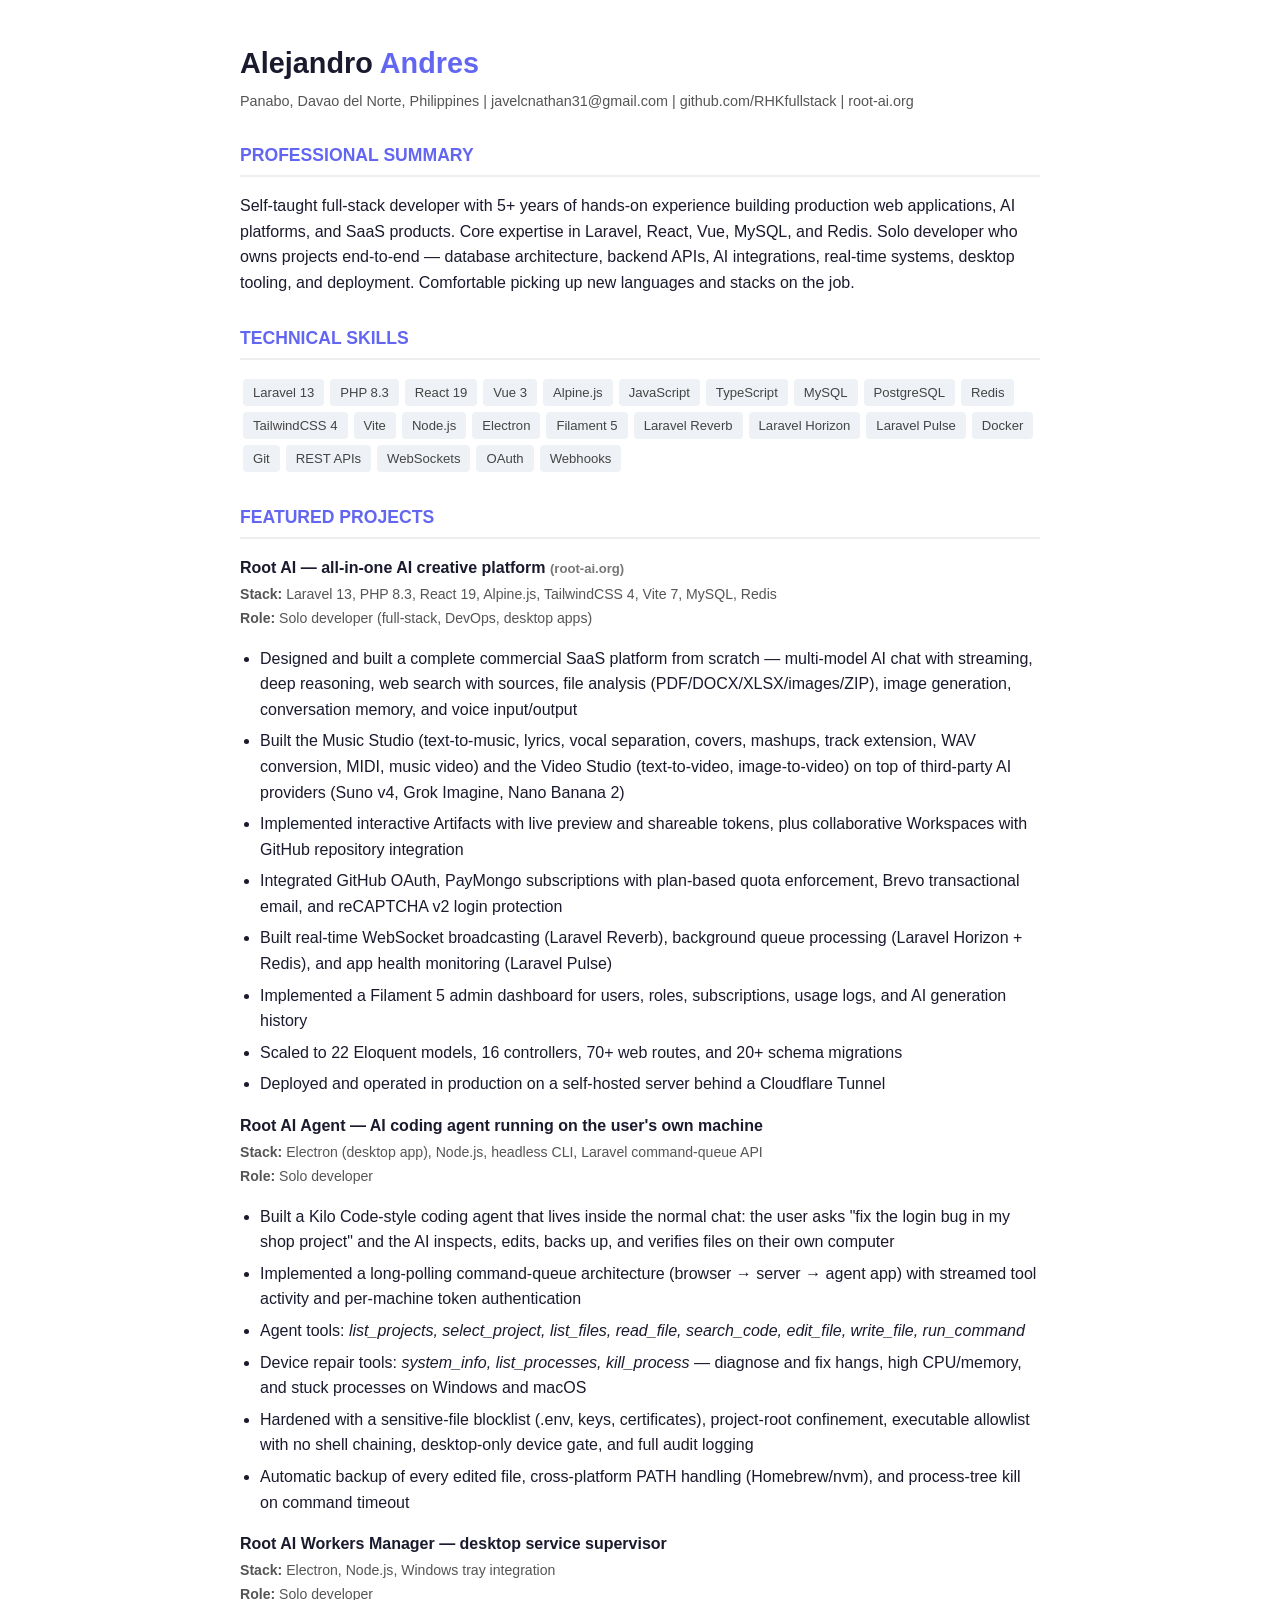
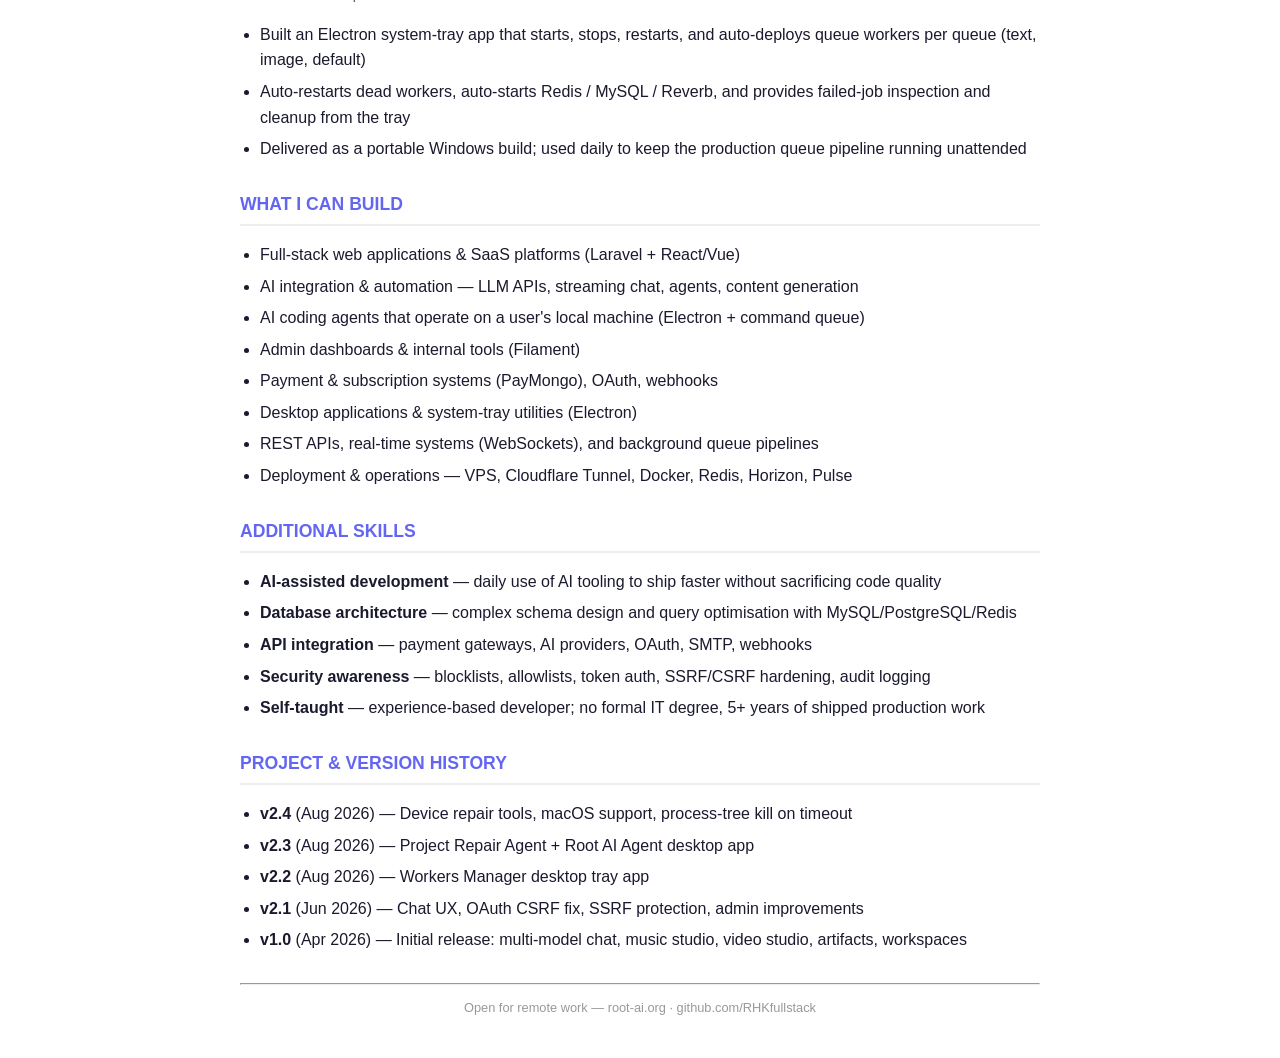
<file: cv.html>
<!DOCTYPE html>
<html lang="en">
<head>
<meta charset="UTF-8"/>
<meta name="viewport" content="width=device-width, initial-scale=1.0"/>
<title>Alejandro Andres — CV</title>
<style>
body{font-family:Arial,Helvetica,sans-serif;max-width:800px;margin:40px auto;padding:0 20px;color:#1a1a2e;line-height:1.6}
h1{font-size:1.8rem;margin-bottom:0}h1 span{color:#6366f1}
h2{font-size:1.1rem;color:#6366f1;border-bottom:2px solid #eee;padding-bottom:6px;margin-top:28px}
.contact{color:#555;font-size:0.9rem;margin:4px 0}
.tag{display:inline-block;background:#eef1f5;padding:3px 10px;border-radius:4px;font-size:0.82rem;margin:3px;color:#444}
ul{padding-left:20px}li{margin-bottom:6px}
.project{margin-bottom:16px}.project h3{margin-bottom:2px;font-size:1rem}
.project p{color:#555;margin:2px 0;font-size:0.88rem}
a{color:#6366f1}
.meta{color:#777;font-size:0.82rem}
</style>
</head>
<body>

<h1>Alejandro <span>Andres</span></h1>
<p class="contact">Panabo, Davao del Norte, Philippines | javelcnathan31@gmail.com | github.com/RHKfullstack | root-ai.org</p>

<h2>PROFESSIONAL SUMMARY</h2>
<p>Self-taught full-stack developer with 5+ years of hands-on experience building production web applications, AI platforms, and SaaS products. Core expertise in Laravel, React, Vue, MySQL, and Redis. Solo developer who owns projects end-to-end — database architecture, backend APIs, AI integrations, real-time systems, desktop tooling, and deployment. Comfortable picking up new languages and stacks on the job.</p>

<h2>TECHNICAL SKILLS</h2>
<p>
<span class="tag">Laravel 13</span><span class="tag">PHP 8.3</span><span class="tag">React 19</span><span class="tag">Vue 3</span><span class="tag">Alpine.js</span><span class="tag">JavaScript</span><span class="tag">TypeScript</span><span class="tag">MySQL</span><span class="tag">PostgreSQL</span><span class="tag">Redis</span><span class="tag">TailwindCSS 4</span><span class="tag">Vite</span><span class="tag">Node.js</span><span class="tag">Electron</span><span class="tag">Filament 5</span><span class="tag">Laravel Reverb</span><span class="tag">Laravel Horizon</span><span class="tag">Laravel Pulse</span><span class="tag">Docker</span><span class="tag">Git</span><span class="tag">REST APIs</span><span class="tag">WebSockets</span><span class="tag">OAuth</span><span class="tag">Webhooks</span>
</p>

<h2>FEATURED PROJECTS</h2>

<div class="project">
<h3>Root AI — all-in-one AI creative platform <span class="meta">(root-ai.org)</span></h3>
<p><strong>Stack:</strong> Laravel 13, PHP 8.3, React 19, Alpine.js, TailwindCSS 4, Vite 7, MySQL, Redis</p>
<p><strong>Role:</strong> Solo developer (full-stack, DevOps, desktop apps)</p>
<ul>
<li>Designed and built a complete commercial SaaS platform from scratch — multi-model AI chat with streaming, deep reasoning, web search with sources, file analysis (PDF/DOCX/XLSX/images/ZIP), image generation, conversation memory, and voice input/output</li>
<li>Built the Music Studio (text-to-music, lyrics, vocal separation, covers, mashups, track extension, WAV conversion, MIDI, music video) and the Video Studio (text-to-video, image-to-video) on top of third-party AI providers (Suno v4, Grok Imagine, Nano Banana 2)</li>
<li>Implemented interactive Artifacts with live preview and shareable tokens, plus collaborative Workspaces with GitHub repository integration</li>
<li>Integrated GitHub OAuth, PayMongo subscriptions with plan-based quota enforcement, Brevo transactional email, and reCAPTCHA v2 login protection</li>
<li>Built real-time WebSocket broadcasting (Laravel Reverb), background queue processing (Laravel Horizon + Redis), and app health monitoring (Laravel Pulse)</li>
<li>Implemented a Filament 5 admin dashboard for users, roles, subscriptions, usage logs, and AI generation history</li>
<li>Scaled to 22 Eloquent models, 16 controllers, 70+ web routes, and 20+ schema migrations</li>
<li>Deployed and operated in production on a self-hosted server behind a Cloudflare Tunnel</li>
</ul>
</div>

<div class="project">
<h3>Root AI Agent — AI coding agent running on the user's own machine</h3>
<p><strong>Stack:</strong> Electron (desktop app), Node.js, headless CLI, Laravel command-queue API</p>
<p><strong>Role:</strong> Solo developer</p>
<ul>
<li>Built a Kilo Code-style coding agent that lives inside the normal chat: the user asks "fix the login bug in my shop project" and the AI inspects, edits, backs up, and verifies files on their own computer</li>
<li>Implemented a long-polling command-queue architecture (browser → server → agent app) with streamed tool activity and per-machine token authentication</li>
<li>Agent tools: <em>list_projects, select_project, list_files, read_file, search_code, edit_file, write_file, run_command</em></li>
<li>Device repair tools: <em>system_info, list_processes, kill_process</em> — diagnose and fix hangs, high CPU/memory, and stuck processes on Windows and macOS</li>
<li>Hardened with a sensitive-file blocklist (.env, keys, certificates), project-root confinement, executable allowlist with no shell chaining, desktop-only device gate, and full audit logging</li>
<li>Automatic backup of every edited file, cross-platform PATH handling (Homebrew/nvm), and process-tree kill on command timeout</li>
</ul>
</div>

<div class="project">
<h3>Root AI Workers Manager — desktop service supervisor</h3>
<p><strong>Stack:</strong> Electron, Node.js, Windows tray integration</p>
<p><strong>Role:</strong> Solo developer</p>
<ul>
<li>Built an Electron system-tray app that starts, stops, restarts, and auto-deploys queue workers per queue (text, image, default)</li>
<li>Auto-restarts dead workers, auto-starts Redis / MySQL / Reverb, and provides failed-job inspection and cleanup from the tray</li>
<li>Delivered as a portable Windows build; used daily to keep the production queue pipeline running unattended</li>
</ul>
</div>

<h2>WHAT I CAN BUILD</h2>
<ul>
<li>Full-stack web applications &amp; SaaS platforms (Laravel + React/Vue)</li>
<li>AI integration &amp; automation — LLM APIs, streaming chat, agents, content generation</li>
<li>AI coding agents that operate on a user's local machine (Electron + command queue)</li>
<li>Admin dashboards &amp; internal tools (Filament)</li>
<li>Payment &amp; subscription systems (PayMongo), OAuth, webhooks</li>
<li>Desktop applications &amp; system-tray utilities (Electron)</li>
<li>REST APIs, real-time systems (WebSockets), and background queue pipelines</li>
<li>Deployment &amp; operations — VPS, Cloudflare Tunnel, Docker, Redis, Horizon, Pulse</li>
</ul>

<h2>ADDITIONAL SKILLS</h2>
<ul>
<li><strong>AI-assisted development</strong> — daily use of AI tooling to ship faster without sacrificing code quality</li>
<li><strong>Database architecture</strong> — complex schema design and query optimisation with MySQL/PostgreSQL/Redis</li>
<li><strong>API integration</strong> — payment gateways, AI providers, OAuth, SMTP, webhooks</li>
<li><strong>Security awareness</strong> — blocklists, allowlists, token auth, SSRF/CSRF hardening, audit logging</li>
<li><strong>Self-taught</strong> — experience-based developer; no formal IT degree, 5+ years of shipped production work</li>
</ul>

<h2>PROJECT &amp; VERSION HISTORY</h2>
<ul>
<li><strong>v2.4</strong> (Aug 2026) — Device repair tools, macOS support, process-tree kill on timeout</li>
<li><strong>v2.3</strong> (Aug 2026) — Project Repair Agent + Root AI Agent desktop app</li>
<li><strong>v2.2</strong> (Aug 2026) — Workers Manager desktop tray app</li>
<li><strong>v2.1</strong> (Jun 2026) — Chat UX, OAuth CSRF fix, SSRF protection, admin improvements</li>
<li><strong>v1.0</strong> (Apr 2026) — Initial release: multi-model chat, music studio, video studio, artifacts, workspaces</li>
</ul>

<hr style="margin-top:30px;border-color:#eee"/>
<p style="text-align:center;color:#999;font-size:0.8rem">Open for remote work — root-ai.org &middot; github.com/RHKfullstack</p>

</body>
</html>
</file>
